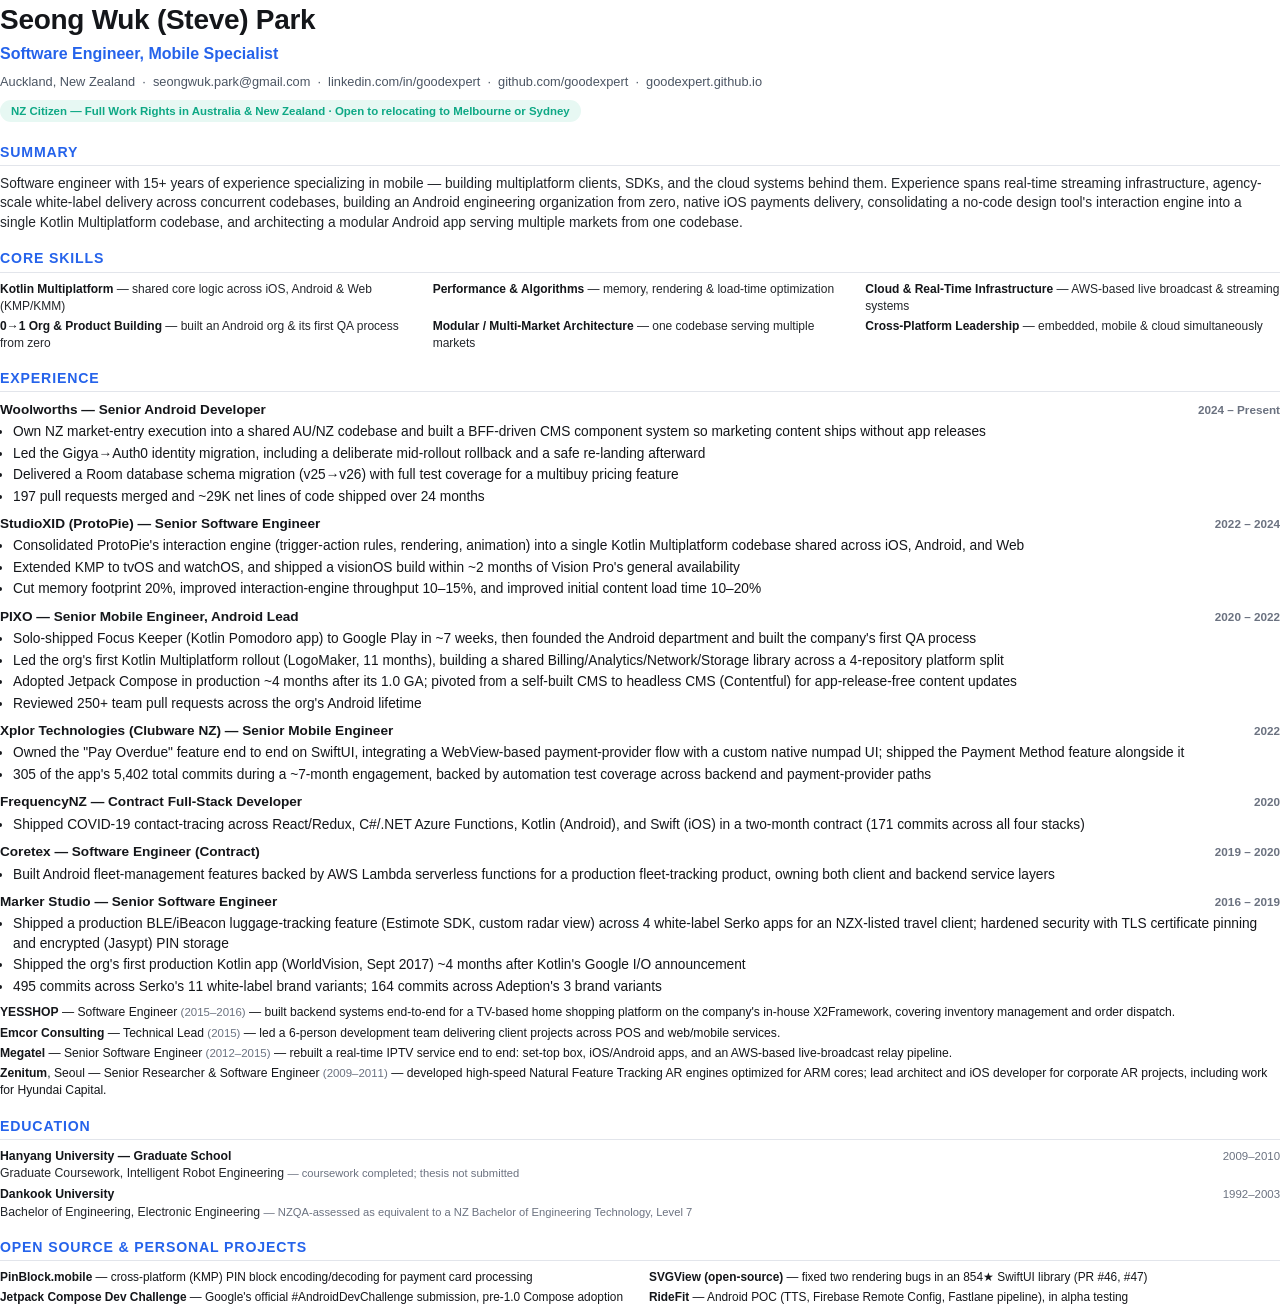
<file: scripts/resume/resume.html>
<!doctype html>
<html>
<head>
<meta charset="utf-8">
<style>
  @page { size: A4; margin: 16mm 20mm 14mm 20mm; }
  * { box-sizing: border-box; }
  body {
    font-family: 'Liberation Sans', Arial, Helvetica, sans-serif;
    color: #14161a;
    font-size: 10.3pt;
    line-height: 1.42;
    margin: 0;
  }
  h1 { font-size: 21pt; margin: 0 0 3px; letter-spacing: -0.01em; }
  .role { font-size: 12pt; color: #2563eb; margin: 0 0 8px; font-weight: 700; }
  .contact { font-size: 9.6pt; color: #4b5563; margin-bottom: 8px; }
  .contact a { color: #4b5563; text-decoration: none; }
  .badge {
    display: inline-block; background: #e7f8f3; color: #0ea885;
    font-size: 8.6pt; font-weight: 700; padding: 3px 11px; border-radius: 999px;
    margin-bottom: 4px;
  }
  h2.section {
    font-size: 10.6pt; text-transform: uppercase; letter-spacing: 0.06em;
    color: #2563eb; border-bottom: 1.2px solid #e2e5eb; padding-bottom: 3px;
    margin: 16px 0 8px;
  }
  .summary { margin: 0 0 2px; color: #23262b; }
  .skills-grid {
    display: grid; grid-template-columns: 1fr 1fr 1fr; gap: 3px 18px; font-size: 9pt;
  }
  .skills-grid div { color: #23262b; }
  .skills-grid b { color: #14161a; }
  .job { margin-bottom: 8px; }
  .job:last-child { margin-bottom: 0; }
  .job-head { display: flex; justify-content: space-between; align-items: baseline; }
  .job-head .co { font-weight: 700; font-size: 10.2pt; }
  .job-head .period { font-size: 8.8pt; color: #6b7280; font-weight: 600; white-space: nowrap; }
  .job-sub { font-size: 9pt; color: #2563eb; font-weight: 600; margin-bottom: 3px; }
  ul.bullets { margin: 3px 0 0; padding-left: 13px; }
  ul.bullets li { margin-bottom: 2px; }
  .earlier-block { margin-top: 2px; }
  .earlier-item { margin-bottom: 3px; font-size: 9.1pt; }
  .earlier-item .co { font-weight: 700; }
  .earlier-item .period { color: #6b7280; font-size: 8.6pt; }
  .os-grid { display: grid; grid-template-columns: 1fr 1fr; gap: 3px 18px; font-size: 8.9pt; }
  .os-item .t { font-weight: 700; }
  .edu-row { display: flex; justify-content: space-between; margin-bottom: 4px; font-size: 9.2pt; }
  .edu-row:last-child { margin-bottom: 0; }
  .edu-left .inst { font-weight: 700; }
  .edu-left .cred { color: #23262b; }
  .edu-left .note { color: #6b7280; font-size: 8.4pt; }
  .edu-right { color: #6b7280; font-size: 8.6pt; white-space: nowrap; text-align: right; }
</style>
</head>
<body>

  <h1>Seong Wuk (Steve) Park</h1>
  <div class="role">Software Engineer, Mobile Specialist</div>
  <div class="contact">
    Auckland, New Zealand &nbsp;·&nbsp; seongwuk.park@gmail.com &nbsp;·&nbsp;
    linkedin.com/in/goodexpert &nbsp;·&nbsp; github.com/goodexpert &nbsp;·&nbsp; goodexpert.github.io
  </div>
  <div class="badge">NZ Citizen — Full Work Rights in Australia &amp; New Zealand · Open to relocating to Melbourne or Sydney</div>

  <h2 class="section">Summary</h2>
  <p class="summary">
    Software engineer with 15+ years of experience specializing in mobile — building multiplatform clients, SDKs, and
    the cloud systems behind them. Experience spans real-time streaming infrastructure, agency-scale white-label
    delivery across concurrent codebases, building an Android engineering organization from zero, native iOS payments
    delivery, consolidating a no-code design tool's interaction engine into a single Kotlin Multiplatform codebase, and
    architecting a modular Android app serving multiple markets from one codebase.
  </p>

  <h2 class="section">Core Skills</h2>
  <div class="skills-grid">
    <div><b>Kotlin Multiplatform</b> — shared core logic across iOS, Android &amp; Web (KMP/KMM)</div>
    <div><b>Performance &amp; Algorithms</b> — memory, rendering &amp; load-time optimization</div>
    <div><b>Cloud &amp; Real-Time Infrastructure</b> — AWS-based live broadcast &amp; streaming systems</div>
    <div><b>0→1 Org &amp; Product Building</b> — built an Android org &amp; its first QA process from zero</div>
    <div><b>Modular / Multi-Market Architecture</b> — one codebase serving multiple markets</div>
    <div><b>Cross-Platform Leadership</b> — embedded, mobile &amp; cloud simultaneously</div>
  </div>

  <h2 class="section">Experience</h2>

  <div class="job">
    <div class="job-head"><span class="co">Woolworths — Senior Android Developer</span><span class="period">2024 – Present</span></div>
    <ul class="bullets">
      <li>Own NZ market-entry execution into a shared AU/NZ codebase and built a BFF-driven CMS component system so marketing content ships without app releases</li>
      <li>Led the Gigya→Auth0 identity migration, including a deliberate mid-rollout rollback and a safe re-landing afterward</li>
      <li>Delivered a Room database schema migration (v25→v26) with full test coverage for a multibuy pricing feature</li>
      <li>197 pull requests merged and ~29K net lines of code shipped over 24 months</li>
    </ul>
  </div>

  <div class="job">
    <div class="job-head"><span class="co">StudioXID (ProtoPie) — Senior Software Engineer</span><span class="period">2022 – 2024</span></div>
    <ul class="bullets">
      <li>Consolidated ProtoPie's interaction engine (trigger-action rules, rendering, animation) into a single Kotlin Multiplatform codebase shared across iOS, Android, and Web</li>
      <li>Extended KMP to tvOS and watchOS, and shipped a visionOS build within ~2 months of Vision Pro's general availability</li>
      <li>Cut memory footprint 20%, improved interaction-engine throughput 10–15%, and improved initial content load time 10–20%</li>
    </ul>
  </div>

  <div class="job">
    <div class="job-head"><span class="co">PIXO — Senior Mobile Engineer, Android Lead</span><span class="period">2020 – 2022</span></div>
    <ul class="bullets">
      <li>Solo-shipped Focus Keeper (Kotlin Pomodoro app) to Google Play in ~7 weeks, then founded the Android department and built the company's first QA process</li>
      <li>Led the org's first Kotlin Multiplatform rollout (LogoMaker, 11 months), building a shared Billing/Analytics/Network/Storage library across a 4-repository platform split</li>
      <li>Adopted Jetpack Compose in production ~4 months after its 1.0 GA; pivoted from a self-built CMS to headless CMS (Contentful) for app-release-free content updates</li>
      <li>Reviewed 250+ team pull requests across the org's Android lifetime</li>
    </ul>
  </div>

  <div class="job">
    <div class="job-head"><span class="co">Xplor Technologies (Clubware NZ) — Senior Mobile Engineer</span><span class="period">2022</span></div>
    <ul class="bullets">
      <li>Owned the "Pay Overdue" feature end to end on SwiftUI, integrating a WebView-based payment-provider flow with a custom native numpad UI; shipped the Payment Method feature alongside it</li>
      <li>305 of the app's 5,402 total commits during a ~7-month engagement, backed by automation test coverage across backend and payment-provider paths</li>
    </ul>
  </div>

  <div class="job">
    <div class="job-head"><span class="co">FrequencyNZ — Contract Full-Stack Developer</span><span class="period">2020</span></div>
    <ul class="bullets">
      <li>Shipped COVID-19 contact-tracing across React/Redux, C#/.NET Azure Functions, Kotlin (Android), and Swift (iOS) in a two-month contract (171 commits across all four stacks)</li>
    </ul>
  </div>

  <div class="job">
    <div class="job-head"><span class="co">Coretex — Software Engineer (Contract)</span><span class="period">2019 – 2020</span></div>
    <ul class="bullets">
      <li>Built Android fleet-management features backed by AWS Lambda serverless functions for a production fleet-tracking product, owning both client and backend service layers</li>
    </ul>
  </div>

  <div class="job">
    <div class="job-head"><span class="co">Marker Studio — Senior Software Engineer</span><span class="period">2016 – 2019</span></div>
    <ul class="bullets">
      <li>Shipped a production BLE/iBeacon luggage-tracking feature (Estimote SDK, custom radar view) across 4 white-label Serko apps for an NZX-listed travel client; hardened security with TLS certificate pinning and encrypted (Jasypt) PIN storage</li>
      <li>Shipped the org's first production Kotlin app (WorldVision, Sept 2017) ~4 months after Kotlin's Google I/O announcement</li>
      <li>495 commits across Serko's 11 white-label brand variants; 164 commits across Adeption's 3 brand variants</li>
    </ul>
  </div>

  <div class="earlier-block">
    <div class="earlier-item"><span class="co">YESSHOP</span> — Software Engineer <span class="period">(2015–2016)</span> — built backend systems end-to-end for a TV-based home shopping platform on the company's in-house X2Framework, covering inventory management and order dispatch.</div>
    <div class="earlier-item"><span class="co">Emcor Consulting</span> — Technical Lead <span class="period">(2015)</span> — led a 6-person development team delivering client projects across POS and web/mobile services.</div>
    <div class="earlier-item"><span class="co">Megatel</span> — Senior Software Engineer <span class="period">(2012–2015)</span> — rebuilt a real-time IPTV service end to end: set-top box, iOS/Android apps, and an AWS-based live-broadcast relay pipeline.</div>
    <div class="earlier-item"><span class="co">Zenitum</span>, Seoul — Senior Researcher &amp; Software Engineer <span class="period">(2009–2011)</span> — developed high-speed Natural Feature Tracking AR engines optimized for ARM cores; lead architect and iOS developer for corporate AR projects, including work for Hyundai Capital.</div>
  </div>

  <h2 class="section">Education</h2>
  <div class="edu-row">
    <div class="edu-left">
      <div class="inst">Hanyang University — Graduate School</div>
      <div class="cred">Graduate Coursework, Intelligent Robot Engineering <span class="note">— coursework completed; thesis not submitted</span></div>
    </div>
    <div class="edu-right">2009–2010</div>
  </div>
  <div class="edu-row">
    <div class="edu-left">
      <div class="inst">Dankook University</div>
      <div class="cred">Bachelor of Engineering, Electronic Engineering <span class="note">— NZQA-assessed as equivalent to a NZ Bachelor of Engineering Technology, Level 7</span></div>
    </div>
    <div class="edu-right">1992–2003</div>
  </div>

  <h2 class="section">Open Source &amp; Personal Projects</h2>
  <div class="os-grid">
    <div class="os-item"><span class="t">PinBlock.mobile</span> — cross-platform (KMP) PIN block encoding/decoding for payment card processing</div>
    <div class="os-item"><span class="t">SVGView (open-source)</span> — fixed two rendering bugs in an 854★ SwiftUI library (PR #46, #47)</div>
    <div class="os-item"><span class="t">Jetpack Compose Dev Challenge</span> — Google's official #AndroidDevChallenge submission, pre-1.0 Compose adoption</div>
    <div class="os-item"><span class="t">RideFit</span> — Android POC (TTS, Firebase Remote Config, Fastlane pipeline), in alpha testing</div>
  </div>

</body>
</html>
</file>
